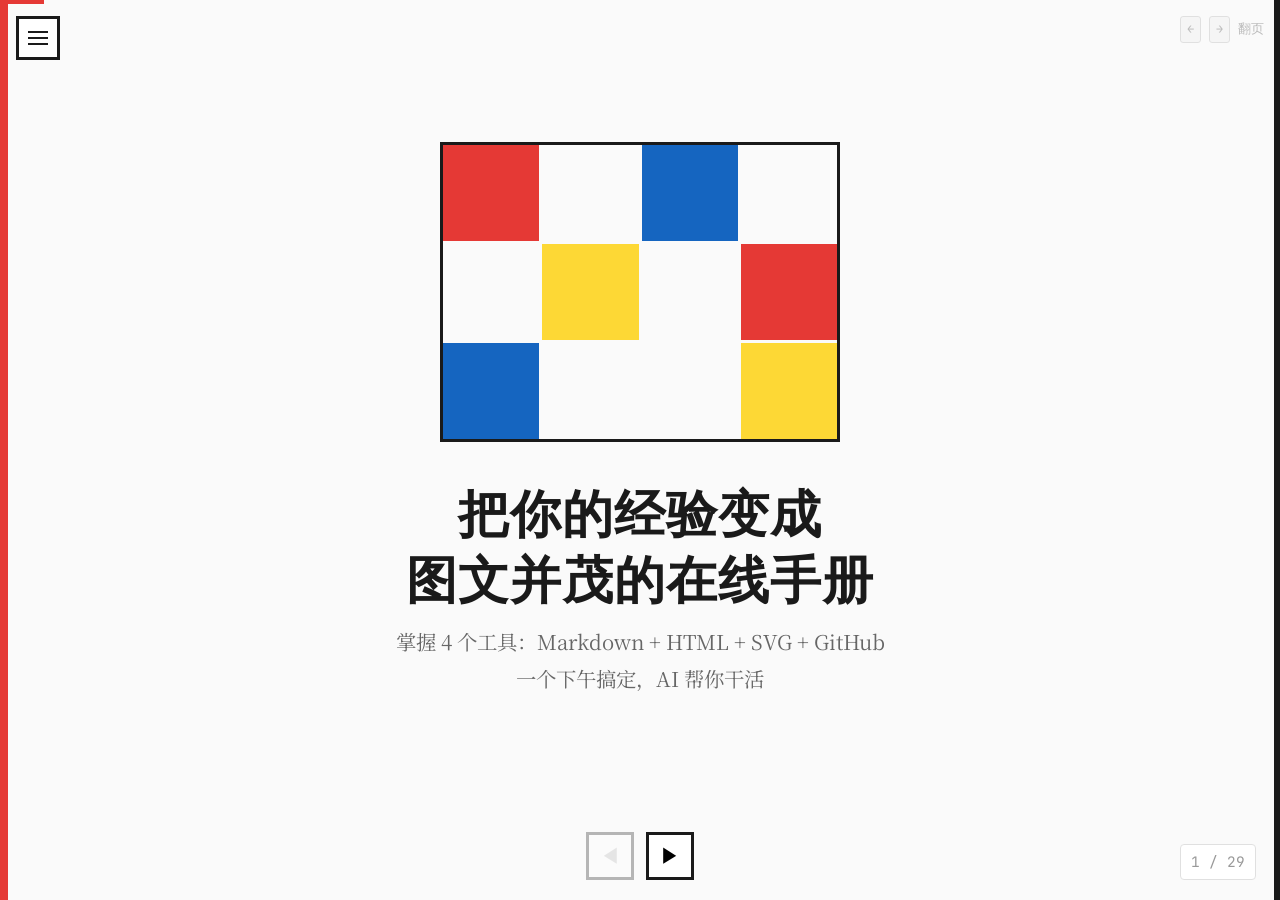
<file: index.html>
<!DOCTYPE html>
<html lang="zh-CN">
<head>
  <meta charset="UTF-8">
  <meta name="viewport" content="width=device-width, initial-scale=1.0">
  <title>把你的经验变成图文并茂的在线手册</title>
  <link rel="preconnect" href="https://fonts.googleapis.com">
  <link rel="preconnect" href="https://fonts.gstatic.com" crossorigin>
  <link href="https://fonts.googleapis.com/css2?family=JetBrains+Mono:wght@400;600&family=Noto+Serif+SC:wght@400;600;700&family=Oswald:wght@400;600;700&display=swap" rel="stylesheet">
  <link rel="stylesheet" href="css/style.css">
</head>
<body>

<!-- Progress Bar -->
<div class="progress-bar" style="width: 0%"></div>

<!-- Page Counter -->
<div class="page-counter">1 / 29</div>

<!-- Keyboard Hint -->
<div class="keyboard-hint"><kbd>←</kbd> <kbd>→</kbd> 翻页</div>

<!-- Touch Hint -->


<!-- TOC Toggle -->
<button class="toc-toggle" aria-label="目录">
  <span></span><span></span><span></span>
</button>

<!-- TOC Overlay -->
<div class="toc-overlay"></div>

<!-- TOC Panel -->
<nav class="toc-panel">
  <h3>目录导航</h3>
  <ul class="toc-list">
    <li><a href="#" data-page="0">封面</a></li>
    <li><a href="#" data-page="1">这本教程在做什么 <span class="toc-tag cognitive">认知</span></a></li>
    <li><a href="#" data-page="2">厨子的菜谱 <span class="toc-tag cognitive">认知</span></a></li>
    <li><a href="#" data-page="3">四把钥匙 <span class="toc-tag cognitive">认知</span></a></li>
    <li><a href="#" data-page="4">GitHub 与 Skill <span class="toc-tag cognitive">认知</span></a></li>
    <li><a href="#" data-page="5">为什么是 Markdown <span class="toc-tag cognitive">认知</span></a></li>
    <li><a href="#" data-page="6">Markdown:审视的工具 <span class="toc-tag cognitive">认知</span></a></li>
    <li><a href="#" data-page="7">Markdown 源码 vs 渲染 <span class="toc-tag cognitive">认知</span></a></li>
    <li><a href="#" data-page="8">动手:第一份 Markdown <span class="toc-tag practice">操作</span></a></li>
    <li><a href="#" data-page="9">Markdown 进阶结构 <span class="toc-tag practice">操作</span></a></li>
    <li><a href="#" data-page="10">递进:纯文字不够了 <span class="toc-tag cognitive">认知</span></a></li>
    <li><a href="#" data-page="11">HTML:给内容穿衣服 <span class="toc-tag cognitive">认知</span></a></li>
    <li><a href="#" data-page="12">你不需要学 HTML <span class="toc-tag cognitive">认知</span></a></li>
    <li><a href="#" data-page="13">动手:第一个 HTML 页面 <span class="toc-tag practice">操作</span></a></li>
    <li><a href="#" data-page="14">SVG:你的免费画笔 <span class="toc-tag cognitive">认知</span></a></li>
    <li><a href="#" data-page="15">动手:画一个 SVG 图标 <span class="toc-tag practice">操作</span></a></li>
    <li><a href="#" data-page="16">GitHub:为什么需要它 <span class="toc-tag cognitive">认知</span></a></li>
    <li><a href="#" data-page="17">GitHub:注册与建仓 <span class="toc-tag practice">操作</span></a></li>
    <li><a href="#" data-page="18">GitHub:上传与发布 <span class="toc-tag practice">操作</span></a></li>
    <li><a href="#" data-page="19">GitHub:弹药库 <span class="toc-tag cognitive">认知</span></a></li>
    <li><a href="#" data-page="20">GitHub:版本管理 <span class="toc-tag cognitive">认知</span></a></li>
    <li><a href="#" data-page="21">GitHub:绿点日历 <span class="toc-tag cognitive">认知</span></a></li>
    <li><a href="#" data-page="22">Skill:请专家帮你改稿 <span class="toc-tag cognitive">认知</span></a></li>
    <li><a href="#" data-page="23">动手:安装第一个 Skill <span class="toc-tag practice">操作</span></a></li>
    <li><a href="#" data-page="24">串联:完整工作流 <span class="toc-tag cognitive">认知</span></a></li>
    <li><a href="#" data-page="25">先发布,再迭代 <span class="toc-tag cognitive">认知</span></a></li>
    <li><a href="#" data-page="26">实战:从零到发布 <span class="toc-tag practice">操作</span></a></li>
    <li><a href="#" data-page="27">下一步去哪 <span class="toc-tag cognitive">认知</span></a></li>
    <li><a href="#" data-page="28">尾声:闭环 <span class="toc-tag cognitive">认知</span></a></li>
  </ul>
</nav>

<!-- Navigation Buttons -->
<div class="nav-buttons">
  <button class="nav-btn prev" aria-label="上一页">◀</button>
  <button class="nav-btn next" aria-label="下一页">▶</button>
</div>

<!-- ============================== PAGES ============================== -->
<div class="pages-container">

<!-- ===== PAGE 0: 封面 ===== -->
<section class="page cover-page active" data-page="0">
  <div class="page-inner">
    <div class="cover-grid">
      <div class="red"></div><div></div><div class="blue"></div><div></div>
      <div></div><div class="yellow"></div><div></div><div class="red"></div>
      <div class="blue"></div><div></div><div></div><div class="yellow"></div>
    </div>
    <h1 class="cover-title">把你的经验变成<br>图文并茂的在线手册</h1>
    <p class="cover-subtitle">掌握 4 个工具：Markdown + HTML + SVG + GitHub<br>一个下午搞定，AI 帮你干活</p>

    <div class="swipe-hint-mobile">
      <svg viewBox="0 0 280 120" xmlns="http://www.w3.org/2000/svg" style="width:220px;height:auto;display:block;margin:0 auto 12px;">
        <!-- Hand icon -->
        <g class="swipe-hand">
          <path d="M140,85 C140,85 135,70 135,60 C135,55 138,52 141,52 C144,52 146,54 146,57 L146,45 C146,42 148,39 151,39 C154,39 156,42 156,45 L156,42 C156,39 158,36 161,36 C164,36 166,39 166,42 L166,45 C166,42 168,39 171,39 C174,39 176,42 176,45 L176,70 C176,82 165,92 155,92 L148,92 C140,92 135,88 135,85 Z" fill="#333" opacity="0.8"/>
          <!-- Finger -->
          <rect x="128" y="55" width="12" height="30" rx="6" fill="#333" opacity="0.8"/>
        </g>
        <!-- Arrow left -->
        <path d="M50,65 L75,65" stroke="#999" stroke-width="2" stroke-dasharray="4,3" marker-end="url(#arrowL)"/>
        <text x="50" y="90" font-family="Noto Serif SC" font-size="11" fill="#999" text-anchor="middle">上一页</text>
        <!-- Arrow right -->
        <path d="M205,65 L230,65" stroke="#999" stroke-width="2" stroke-dasharray="4,3" marker-end="url(#arrowR)"/>
        <text x="230" y="90" font-family="Noto Serif SC" font-size="11" fill="#999" text-anchor="end">下一页</text>
        <!-- Arrow markers -->
        <defs>
          <marker id="arrowL" markerWidth="6" markerHeight="6" refX="0" refY="3" orient="auto"><path d="M6,0 L0,3 L6,6" fill="none" stroke="#999" stroke-width="1.5"/></marker>
          <marker id="arrowR" markerWidth="6" markerHeight="6" refX="6" refY="3" orient="auto"><path d="M0,0 L6,3 L0,6" fill="none" stroke="#999" stroke-width="1.5"/></marker>
        </defs>
      </svg>
      <p style="font-size:0.8rem;color:#999;text-align:center;margin:0;">左右滑动翻页</p>
    </div>
  </div>
</section>

<!-- ===== PAGE 1: 这本教程在做什么 (1a) ===== -->
<section class="page" data-page="1">
  <div class="page-inner">
    <div class="section-header">
      <span class="mondrian-accent"></span>
      <h1>这本教程在做什么</h1>
    </div>
    <p>你正在看的这个页面--翻页式、有配图、手机上也能看--就是用这套方法做出来的。</p>
    <p>没有设计师参与,没有手写一行代码,没有花钱买服务器。</p>
    <div class="content-card">
      <p><strong>它本身就是效果证明。</strong></p>
      <p>接下来我要分享的,就是做出它的全套方法。如果你有一些经验想整理成手册、教程、指南--不管是给团队用的SOP还是给客户看的入门说明--这套组合拳可能对你有帮助。</p>
    </div>
  </div>
</section>

<!-- ===== PAGE 2: 厨子的菜谱 (1b) ===== -->
<section class="page" data-page="2">
  <div class="page-inner">
    <div class="section-header">
      <span class="mondrian-accent"></span>
      <h1>厨子的菜谱</h1>
    </div>
    <div class="metaphor-box">
      想象你是个厨子。你做了十年菜,肚子里全是经验。但经验存在脑子里,别人看不到也用不了。这套方法就是教你掌握 4 个基础工具，帮你把"肚子里的菜谱"变成一本图文并茂、人人都能访问的在线手册。
    </div>
    <p class="text-muted">前提:你已经在用某种 AI agent 工具(WorkBuddy、ColaOS、Codex、Trae等皆可),并且网络环境顺畅。</p>
    <div class="diagram-container">
      <svg viewBox="0 0 480 140" xmlns="http://www.w3.org/2000/svg">
        <!-- Box 1: 脑子里的经验 -->
        <rect x="20" y="35" width="120" height="70" fill="#E53935" stroke="#1A1A1A" stroke-width="3"/>
        <text x="80" y="65" text-anchor="middle" font-family="Noto Serif SC" font-size="13" fill="#fff">脑子里的</text>
        <text x="80" y="85" text-anchor="middle" font-family="Noto Serif SC" font-size="13" fill="#fff">经验</text>
        <!-- Arrow 1 -->
        <line x1="140" y1="70" x2="180" y2="70" stroke="#1A1A1A" stroke-width="3" marker-end="url(#arrowM)"/>
        <!-- Box 2: 整理 -->
        <rect x="180" y="35" width="120" height="70" fill="#FDD835" stroke="#1A1A1A" stroke-width="3"/>
        <text x="240" y="65" text-anchor="middle" font-family="Noto Serif SC" font-size="13" fill="#1A1A1A">AI 帮你</text>
        <text x="240" y="85" text-anchor="middle" font-family="Noto Serif SC" font-size="13" fill="#1A1A1A">整理</text>
        <!-- Arrow 2 -->
        <line x1="300" y1="70" x2="340" y2="70" stroke="#1A1A1A" stroke-width="3" marker-end="url(#arrowM)"/>
        <!-- Box 3: 在线手册 -->
        <rect x="340" y="35" width="120" height="70" fill="#1565C0" stroke="#1A1A1A" stroke-width="3"/>
        <text x="400" y="65" text-anchor="middle" font-family="Noto Serif SC" font-size="13" fill="#fff">在线手册</text>
        <text x="400" y="85" text-anchor="middle" font-family="Oswald" font-size="11" fill="#fff">anyone can read</text>
        <!-- Arrow marker -->
        <defs>
          <marker id="arrowM" markerWidth="8" markerHeight="8" refX="7" refY="4" orient="auto">
            <path d="M0,0 L8,4 L0,8 Z" fill="#1A1A1A"/>
          </marker>
        </defs>
      </svg>
    </div>
  </div>
</section>

<!-- ===== PAGE 3: 四把钥匙 (2a) ===== -->
<section class="page" data-page="3">
  <div class="page-inner">
    <div class="section-header blue-accent">
      <span class="mondrian-accent blue"></span>
      <h1>四把钥匙</h1>
    </div>
    <p>整件事情只用四样东西。每一样我都会讲<em>为什么需要它</em>--不只是"怎么用"。</p>
    <div class="content-card">
      <h3 style="color:#E53935;">🔑 Markdown</h3>
      <p>一种极简的文本标记方式。用 # 表示标题、用 - 表示列表。它让你能<strong>审视结构</strong>--不是写内容,而是看骨架。</p>
    </div>
    <div class="content-card blue-corner">
      <h3 style="color:#1565C0;">🔑 HTML + SVG</h3>
      <p>把纯文字变成有排版、有配图的漂亮页面。你不需要写它--AI 帮你写。你负责<strong>验收效果</strong>。</p>
    </div>
    <p>它们是一条自然的递进链--每一环解决前一环留下的问题。</p>
  </div>
</section>

<!-- ===== PAGE 4: 四把钥匙(续) (2b) ===== -->
<section class="page" data-page="4">
  <div class="page-inner">
    <div class="section-header blue-accent">
      <span class="mondrian-accent blue"></span>
      <h1>GitHub 与 Skill</h1>
    </div>
    <div class="content-card">
      <h3 style="color:#FDD835; text-shadow:0 0 1px #333;">🔑 GitHub</h3>
      <p>免费的"文件仓库+展示橱窗"。把你的页面发布成一个真实网址,全球任何人都能访问。还自带版本管理。</p>
    </div>
    <div class="content-card red-corner">
      <h3>🔑 Skill</h3>
      <p>AI 的"专家外挂"。装上之后,AI 就像多了一个专业审稿人帮你把关质量。</p>
    </div>
    <div class="diagram-container">
      <svg viewBox="0 0 480 100" xmlns="http://www.w3.org/2000/svg">
        <rect x="10" y="15" width="100" height="70" fill="#E53935" stroke="#1A1A1A" stroke-width="3"/>
        <text x="60" y="45" text-anchor="middle" font-family="Oswald" font-size="14" fill="#fff">Markdown</text>
        <text x="60" y="65" text-anchor="middle" font-family="Noto Serif SC" font-size="10" fill="#fff">组织内容</text>
        <rect x="130" y="15" width="100" height="70" fill="#1565C0" stroke="#1A1A1A" stroke-width="3"/>
        <text x="180" y="45" text-anchor="middle" font-family="Oswald" font-size="14" fill="#fff">HTML</text>
        <text x="180" y="65" text-anchor="middle" font-family="Noto Serif SC" font-size="10" fill="#fff">呈现内容</text>
        <rect x="250" y="15" width="100" height="70" fill="#FDD835" stroke="#1A1A1A" stroke-width="3"/>
        <text x="300" y="45" text-anchor="middle" font-family="Oswald" font-size="14" fill="#1A1A1A">GitHub</text>
        <text x="300" y="65" text-anchor="middle" font-family="Noto Serif SC" font-size="10" fill="#1A1A1A">发布内容</text>
        <rect x="370" y="15" width="100" height="70" fill="#1A1A1A" stroke="#1A1A1A" stroke-width="3"/>
        <text x="420" y="45" text-anchor="middle" font-family="Oswald" font-size="14" fill="#fff">Skill</text>
        <text x="420" y="65" text-anchor="middle" font-family="Noto Serif SC" font-size="10" fill="#fff">提升质量</text>
        <line x1="110" y1="50" x2="130" y2="50" stroke="#1A1A1A" stroke-width="2" marker-end="url(#arrowM)"/>
        <line x1="230" y1="50" x2="250" y2="50" stroke="#1A1A1A" stroke-width="2" marker-end="url(#arrowM)"/>
        <line x1="350" y1="50" x2="370" y2="50" stroke="#1A1A1A" stroke-width="2" marker-end="url(#arrowM)"/>
      </svg>
    </div>
    <p>别急,我们一个一个来。</p>
  </div>
</section>

<!-- ===== PAGE 5: 为什么是 Markdown ===== -->
<section class="page" data-page="5">
  <div class="page-inner">
    <div class="section-header">
      <span class="mondrian-accent"></span>
      <h1>为什么是 Markdown</h1>
    </div>
    <p>你和 AI 对话的时候,是不是经常这样:</p>
    <div class="quote-block">
      "帮我写一个关于XX的教程,要包含入门、进阶、常见问题......"<br>
      AI 哗啦啦回了2000字。你看了一眼,觉得"挺好的"--但哪里好?结构对不对?漏没漏东西?说不清。
    </div>
    <p>问题出在哪?<strong>纯文字是一坨面糊。</strong>你很难一眼看出它的骨架。</p>
    <div class="metaphor-box">
      Markdown 就像菜单的草稿纸。当你在纸上写"凉菜""热菜""汤品"的时候,你不是在写菜谱--你是在<em>审视结构</em>。三个大类对不对?顺序合不合理?有没有漏掉甜品?
    </div>
    <p>所以 Markdown 的核心价值不只是"给 AI 看的输入格式",更是<strong>你审视 AI 输出的工具</strong>。</p>
    <p>当 AI 回复你的时候,如果它用 Markdown 格式--有 # 标题、有 - 列表、有层级--你一扫就知道:结构对不对、深度够不够、有没有跑题。</p>
  </div>
</section>

<!-- ===== PAGE 6: Markdown 审视的工具 (4a) ===== -->
<section class="page" data-page="6">
  <div class="page-inner">
    <div class="section-header">
      <span class="mondrian-accent"></span>
      <h1>Markdown:审视的工具</h1>
    </div>
    <p>来看一个对比。同样一段内容,两种写法:</p>
    <div class="content-card no-corner">
      <h3>❌ 纯文字版</h3>
      <p class="text-small">客户入职流程分为三个阶段,首先需要签订合同,签完后进入账号创建阶段,我们会在一个工作日内完成,然后进入培训阶段,通常安排在第一周内,培训内容包括系统操作和常见问题处理......</p>
    </div>
    <div class="content-card blue-corner">
      <h3>✓ Markdown 源码</h3>
      <p class="text-small" style="font-family: var(--font-mono); white-space: pre-line"># 客户入职流程

## 1. 签约阶段
- 签订合同
- 确认付款

## 2. 账号创建(1个工作日)
- 创建系统账号
- 发送欢迎邮件

## 3. 培训(第一周内)
- 系统操作培训
- 常见问题处理</p>
    </div>
    <p>同样的信息,源码让你<em>一眼审视结构</em>。这就是"审视"--<strong>Markdown 让结构显性化。</strong></p>
  </div>
</section>

<!-- ===== PAGE 7: Markdown 源码 vs 渲染效果 (4b) ===== -->
<section class="page" data-page="7">
  <div class="page-inner">
    <div class="section-header">
      <span class="mondrian-accent"></span>
      <h1>Markdown 源码 vs 渲染效果</h1>
    </div>
    <p>上一页是源码视角,现在看渲染后的样子:</p>
    <div class="content-card" style="background:#f8f9fa;border-left:4px solid #4CAF50;">
      <h3>✓ 渲染后的效果</h3>
      <h2 style="font-family:var(--font-heading);font-size:1.2rem;margin:0.3rem 0;">客户入职流程</h2>
      <h3 style="font-size:0.95rem;margin:0.5rem 0 0.2rem;color:#1565C0;">1. 签约阶段</h3>
      <ul style="margin:0 0 0.5rem 1.2rem;font-size:0.85rem;"><li>签订合同</li><li>确认付款</li></ul>
      <h3 style="font-size:0.95rem;margin:0.5rem 0 0.2rem;color:#1565C0;">2. 账号创建(1个工作日)</h3>
      <ul style="margin:0 0 0.5rem 1.2rem;font-size:0.85rem;"><li>创建系统账号</li><li>发送欢迎邮件</li></ul>
      <h3 style="font-size:0.95rem;margin:0.5rem 0 0.2rem;color:#1565C0;">3. 培训(第一周内)</h3>
      <ul style="margin:0 0 0 1.2rem;font-size:0.85rem;"><li>系统操作培训</li><li>常见问题处理</li></ul>
    </div>
    <p>源码让你<em>审视结构</em>,渲染后让<em>读者舒服阅读</em>。两种视角,两种价值。</p>
    <p>接下来动手试试——让 AI 帮你产出 Markdown,你来审视它。</p>
  </div>
</section>

<!-- ===== PAGE 8: 动手 第一份 Markdown ===== -->
<section class="page" data-page="8">
  <div class="page-inner">
    <div class="section-header green-accent">
      <span class="mondrian-accent blue"></span>
      <h1>动手:第一份 Markdown</h1>
    </div>
    <p>打开你的 AI agent,把下面的提示词复制给它:</p>
    <div class="prompt-card">
      <span class="prompt-label">PROMPT</span>
      <button class="copy-btn">复制</button>
      <code>请帮我用 Markdown 格式,列出"[你的主题]"的基本框架。
要求:
- 用 # 和 ## 表示层级
- 每个章节下用 - 列出3-5个要点
- 不需要写具体内容,只要框架

先输出框架让我确认结构,确认后再展开写。</code>
    </div>
    <p>把 <code>[你的主题]</code> 换成你自己的内容。比如"新人入职指南""客户常见问题""我的摄影后期流程"--任何你想整理的东西。</p>
    <div class="result-hint">
      AI 会回复一个带有 # 标题和 - 列表的框架。你应该能一眼看出整体结构--哪里多了、哪里少了。如果结构不对,直接说"把第三部分拆成两个""加一个FAQ章节"。
    </div>
    <p class="text-muted">关键心法:<strong>先审结构,再填内容。</strong>不要让AI一次性全写完--你会丧失审视的主动权。</p>
  </div>
</section>

<!-- ===== PAGE 9: Markdown 进阶结构 ===== -->
<section class="page" data-page="9">
  <div class="page-inner">
    <div class="section-header green-accent">
      <span class="mondrian-accent blue"></span>
      <h1>Markdown 进阶结构</h1>
    </div>
    <p>当框架确认后,让 AI 逐章展开。每章可以用这些 Markdown 元素:</p>
    <div class="content-card no-corner">
      <ul class="styled-list">
        <li><code>## 标题</code> - 章节名</li>
        <li><code>### 小标题</code> - 子章节</li>
        <li><code>- 列表项</code> - 要点罗列</li>
        <li><code>**粗体**</code> - 强调关键词</li>
        <li><code>> 引用</code> - 补充说明或注意事项</li>
      </ul>
    </div>
    <div class="prompt-card">
      <span class="prompt-label">PROMPT</span>
      <button class="copy-btn">复制</button>
      <code>现在请展开第一章的内容。要求:
- 保持 Markdown 格式
- 每个要点用1-2句话解释
- 如果有操作步骤,用有序列表(1. 2. 3.)
- 有专业术语的地方加一句通俗解释</code>
    </div>
    <div class="result-hint">
      AI 回复会保持层级结构。你可以逐章审视--每次只确认一章,确认完再让它写下一章。这样你始终掌控全局。
    </div>
    <p>三章写完,你大概率会有一个感受--翻下一页我来说。</p>
  </div>
</section>

<!-- ===== PAGE 10: 递进--纯文字不够了 ===== -->
<section class="page" data-page="10">
  <div class="page-inner">
    <div class="section-header blue-accent">
      <span class="mondrian-accent blue"></span>
      <h1>递进:纯文字不够了</h1>
    </div>
    <p>三章 Markdown 写完,你把它读一遍。然后你会发现--</p>
    <div class="content-card red-corner">
      <p style="font-size: 1.15rem; text-align: center;"><strong>纯文字读起来累。</strong></p>
      <p>内容没问题。结构也对。但满屏都是字,你自己都不想看第二遍。如果你都不想看,凭什么期待别人看?</p>
    </div>
    <p>内容一样,<em>呈现方式决定了别人愿不愿意接收</em>。想想你平时看的公众号文章--同样的内容,有配图、有缩进、有高亮的那篇,你是不是更愿意读下去?</p>
    <div class="metaphor-box">
      就像做菜--食材一样,但一份装在保温饭盒里,一份摆了盘还撒了芝麻。味道一样,但后者让人"愿意动筷"。HTML 和 SVG 干的就是这个事:不改内容,改"摆盘"。
    </div>
    <p>接下来两层:</p>
    <ul class="styled-list">
      <li><strong>HTML</strong> - 让内容有排版、有样式、有颜色,从"笔记"变成"页面"</li>
      <li><strong>SVG</strong> - 让你拥有定制图形,不用找素材、不担心版权、放大不糊</li>
    </ul>
    <p>你不需要学会它们--你只需要知道它们干什么,然后让 AI 帮你写。</p>
  </div>
</section>

<!-- ===== PAGE 11: HTML 给内容穿衣服 (8a) ===== -->
<section class="page" data-page="11">
  <div class="page-inner">
    <div class="section-header blue-accent">
      <span class="mondrian-accent blue"></span>
      <h1>HTML:给内容穿衣服</h1>
    </div>
    <p>HTML 不是编程语言--它是"标记语言"。什么意思?就是你在内容旁边做标记:这里是标题、那里是段落、这块要加粗。</p>
    <div class="diagram-container">
      <svg viewBox="0 0 500 180" xmlns="http://www.w3.org/2000/svg">
        <rect x="20" y="20" width="200" height="140" fill="#F5F5F5" stroke="#1A1A1A" stroke-width="2"/>
        <text x="120" y="50" text-anchor="middle" font-family="JetBrains Mono" font-size="11" fill="#666"># 我的标题</text>
        <text x="120" y="75" text-anchor="middle" font-family="JetBrains Mono" font-size="11" fill="#666">一段内容...</text>
        <text x="120" y="100" text-anchor="middle" font-family="JetBrains Mono" font-size="11" fill="#666">- 列表项</text>
        <text x="120" y="130" text-anchor="middle" font-family="Oswald" font-size="12" fill="#999">Markdown</text>
        <path d="M230,90 L270,90" stroke="#1A1A1A" stroke-width="2" marker-end="url(#arrowM)"/>
        <text x="250" y="80" text-anchor="middle" font-family="Noto Serif SC" font-size="10" fill="#E53935">AI 转换</text>
        <rect x="280" y="20" width="200" height="140" fill="#E3F2FD" stroke="#1565C0" stroke-width="2"/>
        <text x="380" y="50" text-anchor="middle" font-family="Oswald" font-size="16" fill="#1A1A1A">我的标题</text>
        <text x="380" y="78" text-anchor="middle" font-family="Noto Serif SC" font-size="12" fill="#333">一段漂亮的内容</text>
        <rect x="320" y="95" width="120" height="20" rx="3" fill="#1565C0"/>
        <text x="380" y="109" text-anchor="middle" font-family="Noto Serif SC" font-size="10" fill="#fff">• 精美列表项</text>
        <text x="380" y="145" text-anchor="middle" font-family="Oswald" font-size="12" fill="#1565C0">HTML 页面</text>
      </svg>
    </div>
    <p>Markdown 是骨架,HTML 是穿上衣服后的样子。AI 负责"裁缝"工作。</p>
  </div>
</section>

<!-- ===== PAGE 12: 你不需要学 HTML (8b) ===== -->
<section class="page" data-page="12">
  <div class="page-inner">
    <div class="section-header blue-accent">
      <span class="mondrian-accent blue"></span>
      <h1>你不需要学 HTML</h1>
    </div>
    <p>好消息是:<strong>你不需要学 HTML</strong>。AI 会帮你写。你只需要:</p>
    <ul class="styled-list">
      <li>把你的 Markdown 内容给 AI</li>
      <li>告诉它你想要什么风格("简洁的""科技感的""温暖的")</li>
      <li>它就给你一个完整的 HTML 文件</li>
    </ul>
    <p>你做的是"选菜"和"验收",AI 是"厨师"。</p>
    <div class="diagram-container">
      <svg viewBox="0 0 400 160" xmlns="http://www.w3.org/2000/svg">
        <!-- Stick figure -->
        <circle cx="80" cy="35" r="18" fill="none" stroke="#1A1A1A" stroke-width="3"/>
        <line x1="80" y1="53" x2="80" y2="100" stroke="#1A1A1A" stroke-width="3"/>
        <line x1="80" y1="70" x2="55" y2="85" stroke="#1A1A1A" stroke-width="3"/>
        <line x1="80" y1="70" x2="115" y2="60" stroke="#1A1A1A" stroke-width="3"/>
        <line x1="80" y1="100" x2="60" y2="130" stroke="#1A1A1A" stroke-width="3"/>
        <line x1="80" y1="100" x2="100" y2="130" stroke="#1A1A1A" stroke-width="3"/>
        <!-- Pointing arm to screen -->
        <!-- Screen -->
        <rect x="180" y="20" width="180" height="110" rx="5" fill="#F5F5F5" stroke="#1A1A1A" stroke-width="3"/>
        <rect x="195" y="35" width="150" height="80" fill="#E3F2FD"/>
        <text x="270" y="65" text-anchor="middle" font-family="Noto Serif SC" font-size="11" fill="#333">你的页面</text>
        <!-- Checkmark -->
        <circle cx="270" cy="90" r="16" fill="#4CAF50" stroke="#1A1A1A" stroke-width="2"/>
        <path d="M260,90 L267,97 L282,82" fill="none" stroke="#fff" stroke-width="3" stroke-linecap="round" stroke-linejoin="round"/>
        <!-- Label -->
        <text x="270" y="150" text-anchor="middle" font-family="Noto Serif SC" font-size="11" fill="#666">验收通过 ✓</text>
        <text x="80" y="148" text-anchor="middle" font-family="Noto Serif SC" font-size="11" fill="#666">你(决策者)</text>
      </svg>
    </div>
  </div>
</section>

<!-- ===== PAGE 13: 动手:第一个 HTML 页面 ===== -->
<section class="page" data-page="13">
  <div class="page-inner">
    <div class="section-header green-accent">
      <span class="mondrian-accent blue"></span>
      <h1>动手:第一个 HTML 页面</h1>
    </div>
    <p>把你之前写好的 Markdown 内容(哪怕只是第一章)交给 AI:</p>
    <div class="prompt-card">
      <span class="prompt-label">PROMPT</span>
      <button class="copy-btn">复制</button>
      <code>请把下面的 Markdown 内容转成一个漂亮的 HTML 页面。

要求:
- 单文件,所有样式内嵌
- 风格简洁现代,适合手机阅读
- 用好看的字体和间距
- 加适当的颜色(不要太花哨)

内容如下:
[粘贴你的 Markdown 内容]</code>
    </div>
    <div class="result-hint">
      AI 会输出一个 .html 文件。用浏览器直接打开它--你会看到一个有样式的页面。跟刚才的纯文字 Markdown 对比一下视觉差异。
    </div>
    <p>看到效果了?<strong>内容没变一个字,但观感完全不同。</strong>这就是"摆盘"的力量。</p>
    <p class="text-muted">如果觉得字体不对、颜色不喜欢--直接告诉 AI "标题换成红色""段落间距再大一点"。它会帮你改。</p>
  </div>
</section>

<!-- ===== PAGE 14: SVG 你的免费画笔 ===== -->
<section class="page" data-page="14">
  <div class="page-inner">
    <div class="section-header blue-accent">
      <span class="mondrian-accent yellow"></span>
      <h1>SVG:你的免费画笔</h1>
    </div>
    <p>页面有了,但全是文字的页面还是单调。你需要图。</p>
    <p>传统做法:去图片网站找素材→担心版权→下载→调整大小→放进去。麻烦。</p>
    <p><strong>SVG 的做法:让 AI 画。</strong></p>
    <div class="content-card">
      <p>SVG 是"用代码描述的图形"。意思是--你告诉 AI "画一个表示流程的示意图",它直接写出来,不需要 Photoshop,不存在版权问题,而且放大缩小都不模糊。</p>
    </div>
    <div class="diagram-container">
      <svg viewBox="0 0 400 120" xmlns="http://www.w3.org/2000/svg">
        <circle cx="60" cy="60" r="35" fill="#E53935" stroke="#1A1A1A" stroke-width="2"/>
        <text x="60" y="65" text-anchor="middle" font-family="Oswald" font-size="12" fill="#fff">想法</text>
        <circle cx="200" cy="60" r="35" fill="#FDD835" stroke="#1A1A1A" stroke-width="2"/>
        <text x="200" y="65" text-anchor="middle" font-family="Oswald" font-size="12" fill="#1A1A1A">AI 画</text>
        <circle cx="340" cy="60" r="35" fill="#1565C0" stroke="#1A1A1A" stroke-width="2"/>
        <text x="340" y="65" text-anchor="middle" font-family="Oswald" font-size="12" fill="#fff">成品</text>
        <line x1="95" y1="60" x2="165" y2="60" stroke="#1A1A1A" stroke-width="2" marker-end="url(#arrowM)"/>
        <line x1="235" y1="60" x2="305" y2="60" stroke="#1A1A1A" stroke-width="2" marker-end="url(#arrowM)"/>
      </svg>
    </div>
    <p>你不需要会画画,也不需要学 SVG 语法。你只需要<em>描述你想要什么图</em>,AI 来实现。</p>
  </div>
</section>

<!-- ===== PAGE 15: 动手 画一个 SVG 图标 ===== -->
<section class="page" data-page="15">
  <div class="page-inner">
    <div class="section-header green-accent">
      <span class="mondrian-accent yellow"></span>
      <h1>动手:画一个 SVG 图标</h1>
    </div>
    <div class="prompt-card">
      <span class="prompt-label">PROMPT</span>
      <button class="copy-btn">复制</button>
      <code>请用 SVG 画一个简单的流程图,展示以下步骤:
1. 写内容(红色方块)
2. 做页面(蓝色方块)
3. 发布上线(黄色方块)

要求:
- 三个方块横排,中间用箭头连接
- 方块下面写步骤名称
- 风格简洁,蒙德里安风
- 输出纯 SVG 代码</code>
    </div>
    <div class="result-hint">
      AI 回复一段 SVG 代码。你可以把它直接贴到 HTML 文件里(放在你想要图片出现的位置),浏览器刷新就能看到图形。
    </div>
    <p>试试改描述——"把三个方块改成圆形""加一个第四步"——AI 会即时修改。你会发现：调整一张图比写一段话还快。</p>
    <div class="content-card">
      <h3>SVG 的常见用途</h3>
      <ul class="styled-list">
        <li>流程图——展示步骤顺序</li>
        <li>对比图——前后差异、方案对比</li>
        <li>图标——为你的页面加视觉符号</li>
        <li>数据可视化——简单的图表、比例图</li>
      </ul>
    </div>
    <p><strong>没有素材可找？让 AI 画。没有版权能用？让 AI 画。</strong>这就是 SVG 的自由。且它永远不会糊——放大多少倍都清晰。</p>
  </div>
</section>

<!-- ===== PAGE 16: GitHub 三个动机 ===== -->
<section class="page" data-page="16">
  <div class="page-inner">
    <div class="section-header yellow-accent">
      <span class="mondrian-accent yellow"></span>
      <h1>GitHub:为什么需要它</h1>
    </div>
    <p>现在你有了 HTML 文件,在自己电脑上打开没问题。但它只存在于你的硬盘里--别人看不到,而且万一文件丢了就没了。</p>
    <p>GitHub 是什么?简单说:<strong>一个免费的「文件存放+展示」平台</strong>。全球最大的开源社区,所有人都把自己的作品放在这里。</p>
    <p>它对你有三个实际用处:</p>
    <div class="content-card">
      <h3>1 发布:让别人看到</h3>
      <p>GitHub 免费把你的 HTML 变成一个真实网址。发链接给任何人就能看。不用买服务器,不用懂运维。</p>
    </div>
    <div class="content-card blue-corner">
      <h3>2 参考:公共弹药库</h3>
      <p>GitHub 上有无数人做好的模板、组件、工具。看到喜欢的页面?复制链接给 AI 说"照这个风格来"--不用重复造轮子。</p>
    </div>
    <div class="content-card red-corner">
      <h3>3 记录:版本管理 + 作品日历</h3>
      <p>每次修改都被记录。想回到上一版?随时可以。而且还有一个"绿点日历"让你看到自己的产出轨迹。</p>
    </div>
    <div class="metaphor-box">
      类比:你的 HTML 是一家店的装修,GitHub 提供了三样东西--一个店铺地址(别人能来)、一个建材市场(你能拿别人的材料)、一本自动记录的装修日志(每次改动都有据可查)。
    </div>
  </div>
</section>

<!-- ===== PAGE 17: GitHub 注册与建仓 ===== -->
<section class="page" data-page="17">
  <div class="page-inner">
    <div class="section-header green-accent">
      <span class="mondrian-accent yellow"></span>
      <h1>GitHub:注册与建仓</h1>
    </div>
    <p>去 <code>github.com</code> 注册一个账号。邮箱验证完就行,免费的。</p>
    <p class="text-muted">确保网络环境顺畅。</p>
    <p>注册好之后,让 AI 帮你建第一个"仓库"(Repository):</p>
    <div class="prompt-card">
      <span class="prompt-label">PROMPT</span>
      <button class="copy-btn">复制</button>
      <code>我已经注册好了 GitHub 账号,用户名是 [你的用户名]。
请一步步指导我创建第一个仓库(Repository),要求:
- 仓库名叫 my-manual(或你喜欢的名字)
- 设为 Public(公开)
- 勾选 "Add a README file"
请告诉我在哪里点、点什么,每一步都配截图描述。</code>
    </div>
    <div class="result-hint">
      你应该看到一个新建的仓库页面,里面有一个 README.md 文件。仓库地址类似:github.com/你的用户名/my-manual
    </div>
    <div class="metaphor-box">
      "仓库"这个词听着技术,其实就是一个"文件夹"--一个在网上的文件夹。你的手册的所有文件都放这里。
    </div>
  </div>
</section>

<!-- ===== PAGE 18: GitHub 上传与发布 ===== -->
<section class="page" data-page="18">
  <div class="page-inner">
    <div class="section-header green-accent">
      <span class="mondrian-accent yellow"></span>
      <h1>GitHub:上传与发布</h1>
    </div>
    <p>仓库建好了,现在把你的 HTML 文件放进去,然后开启"展示橱窗"。</p>
    <div class="prompt-card">
      <span class="prompt-label">PROMPT</span>
      <button class="copy-btn">复制</button>
      <code>我已经创建了仓库 my-manual。现在请指导我:
1. 把我的 index.html 文件上传到这个仓库
2. 开启 GitHub Pages,让别人通过网址能访问到我的页面

请一步步说明操作路径(在哪里点击什么按钮)。</code>
    </div>
    <ol class="step-list">
      <li>在仓库页面点 "Add file" → "Upload files"</li>
      <li>拖入你的 HTML 文件(和 CSS/JS 如果有的话)</li>
      <li>点 "Commit changes"</li>
      <li>进入 Settings → Pages → Source 选 "main" 分支 → Save</li>
      <li>等待1-2分钟,你会获得一个类似 <code>https://你的用户名.github.io/my-manual/</code> 的网址</li>
    </ol>
    <div class="result-hint">
      打开那个网址,你的手册已经在线了。发给任何人都能看。手机也能看。全球都能访问。免费的。
    </div>
  </div>
</section>

<!-- ===== PAGE 19: GitHub 弹药库 ===== -->
<section class="page" data-page="19">
  <div class="page-inner">
    <div class="section-header yellow-accent">
      <span class="mondrian-accent yellow"></span>
      <h1>GitHub:弹药库</h1>
    </div>
    <p>这是 GitHub 最被低估的用法--不只是放自己的东西,更是<em>拿别人做好的东西</em>。</p>
    <div class="content-card">
      <h3>场景1:你想做一个翻页式教程</h3>
      <p>搜 GitHub,找到一个你喜欢的模板。把链接给 AI:"照这个风格帮我改成我的内容。"</p>
      <h3 class="mt-2">场景2:你需要一个好看的代码高亮样式</h3>
      <p>搜 GitHub,找到别人调好的配色方案。直接拿来用。</p>
      <h3 class="mt-2">场景3:你想加个目录导航</h3>
      <p>找到别人做好的导航组件,复制代码给 AI 说"把这个加到我的页面里"。</p>
    </div>
    <div class="metaphor-box">
      GitHub 就像一个巨大的免费建材市场。别人已经把砖切好了、瓷砖贴好了。你不用从零烧砖--拿来拼就行。而你让 AI 去"逛市场"和"搬砖回来砌好"。
    </div>
    <p><strong>关键操作</strong>:当你看到喜欢的东西,把它的 GitHub 网址复制给 AI,说"参考这个来做"。AI 会去看那个仓库的代码,然后帮你实现类似的效果。</p>
  </div>
</section>

<!-- ===== PAGE 20: GitHub 版本管理 (16a) ===== -->
<section class="page" data-page="20">
  <div class="page-inner">
    <div class="section-header yellow-accent">
      <span class="mondrian-accent yellow"></span>
      <h1>GitHub:版本管理</h1>
    </div>
    <div class="content-card">
      <h3>版本管理:后悔药</h3>
      <p>GitHub 的核心能力之一是<strong>版本管理</strong>--每次你推送更新,它都会保存一个"快照"。这意味着:</p>
      <ul class="styled-list">
        <li>今天改坏了?随时回滚到昨天的版本</li>
        <li>想看上周改了什么?版本对比一目了然</li>
        <li>不确定新改动好不好?可以随时切换新旧版本对比</li>
      </ul>
      <p class="text-muted">就像写文档时的"撤销"功能,只不过它能撤销到任何时间点。</p>
    </div>
    <p>对一般用户来说,这是最大的安全感来源--<strong>永远不怕改坏</strong>,因为随时可以回去。</p>
  </div>
</section>

<!-- ===== PAGE 21: GitHub 绿点日历 (16b) ===== -->
<section class="page" data-page="21">
  <div class="page-inner">
    <div class="section-header yellow-accent">
      <span class="mondrian-accent yellow"></span>
      <h1>GitHub:绿点日历</h1>
    </div>
    <div class="content-card blue-corner">
      <h3>绿点日历:你的作品时间线</h3>
      <p>每次推送更新(哪怕改了一个错别字),那天就会亮一个绿点。三个月后回头看,你能清楚地看到:什么时候开始的?中间在做什么?进度如何?</p>
    </div>
    <div class="diagram-container">
      <svg viewBox="0 0 320 70" xmlns="http://www.w3.org/2000/svg">
        <g transform="translate(10, 10)">
          <rect x="0" y="0" width="10" height="10" rx="2" fill="#ebedf0"/><rect x="13" y="0" width="10" height="10" rx="2" fill="#9be9a8"/><rect x="26" y="0" width="10" height="10" rx="2" fill="#ebedf0"/><rect x="39" y="0" width="10" height="10" rx="2" fill="#40c463"/><rect x="52" y="0" width="10" height="10" rx="2" fill="#ebedf0"/><rect x="65" y="0" width="10" height="10" rx="2" fill="#ebedf0"/><rect x="78" y="0" width="10" height="10" rx="2" fill="#9be9a8"/><rect x="91" y="0" width="10" height="10" rx="2" fill="#40c463"/><rect x="104" y="0" width="10" height="10" rx="2" fill="#30a14e"/><rect x="117" y="0" width="10" height="10" rx="2" fill="#ebedf0"/><rect x="130" y="0" width="10" height="10" rx="2" fill="#40c463"/><rect x="143" y="0" width="10" height="10" rx="2" fill="#40c463"/><rect x="156" y="0" width="10" height="10" rx="2" fill="#30a14e"/><rect x="169" y="0" width="10" height="10" rx="2" fill="#216e39"/><rect x="182" y="0" width="10" height="10" rx="2" fill="#40c463"/><rect x="195" y="0" width="10" height="10" rx="2" fill="#9be9a8"/><rect x="208" y="0" width="10" height="10" rx="2" fill="#40c463"/><rect x="221" y="0" width="10" height="10" rx="2" fill="#30a14e"/><rect x="234" y="0" width="10" height="10" rx="2" fill="#ebedf0"/><rect x="247" y="0" width="10" height="10" rx="2" fill="#9be9a8"/><rect x="260" y="0" width="10" height="10" rx="2" fill="#40c463"/><rect x="273" y="0" width="10" height="10" rx="2" fill="#30a14e"/><rect x="286" y="0" width="10" height="10" rx="2" fill="#216e39"/>
          <rect x="0" y="13" width="10" height="10" rx="2" fill="#9be9a8"/><rect x="13" y="13" width="10" height="10" rx="2" fill="#ebedf0"/><rect x="26" y="13" width="10" height="10" rx="2" fill="#40c463"/><rect x="39" y="13" width="10" height="10" rx="2" fill="#9be9a8"/><rect x="52" y="13" width="10" height="10" rx="2" fill="#30a14e"/><rect x="65" y="13" width="10" height="10" rx="2" fill="#40c463"/><rect x="78" y="13" width="10" height="10" rx="2" fill="#ebedf0"/><rect x="91" y="13" width="10" height="10" rx="2" fill="#40c463"/><rect x="104" y="13" width="10" height="10" rx="2" fill="#ebedf0"/><rect x="117" y="13" width="10" height="10" rx="2" fill="#9be9a8"/><rect x="130" y="13" width="10" height="10" rx="2" fill="#30a14e"/><rect x="143" y="13" width="10" height="10" rx="2" fill="#ebedf0"/><rect x="156" y="13" width="10" height="10" rx="2" fill="#40c463"/><rect x="169" y="13" width="10" height="10" rx="2" fill="#9be9a8"/><rect x="182" y="13" width="10" height="10" rx="2" fill="#ebedf0"/><rect x="195" y="13" width="10" height="10" rx="2" fill="#40c463"/><rect x="208" y="13" width="10" height="10" rx="2" fill="#30a14e"/><rect x="221" y="13" width="10" height="10" rx="2" fill="#9be9a8"/><rect x="234" y="13" width="10" height="10" rx="2" fill="#40c463"/><rect x="247" y="13" width="10" height="10" rx="2" fill="#30a14e"/><rect x="260" y="13" width="10" height="10" rx="2" fill="#216e39"/><rect x="273" y="13" width="10" height="10" rx="2" fill="#40c463"/><rect x="286" y="13" width="10" height="10" rx="2" fill="#9be9a8"/>
        </g>
        <text x="10" y="55" font-family="Noto Serif SC" font-size="9" fill="#666">越绿 = 那天更新越多。每个方块 = 一次版本快照。</text>
      </svg>
    </div>
    <p>对非技术人士来说,这可能是第一次有一个「可视化的产出记录」--而且别人也能看到。未来有人想了解你在做什么,这就是最好的名片。</p>
  </div>
</section>

<!-- ===== PAGE 22: Skill 请专家帮你改稿 ===== -->
<section class="page" data-page="22">
  <div class="page-inner">
    <div class="section-header">
      <span class="mondrian-accent"></span>
      <h1>Skill:请专家帮你改稿</h1>
    </div>
    <p>你的手册已经在线了。内容有了,排版有了,还能访问了。但--质量能不能再上一个台阶?</p>
    <div class="content-card">
      <p>想象一下这个场景:你写了一份产品说明,然后分别找了--</p>
      <ul class="styled-list">
        <li>一个专业编辑帮你改措辞</li>
        <li>一个设计师帮你审排版</li>
        <li>一个SEO专家帮你优化搜索</li>
      </ul>
      <p class="mt-2">现实里这要花多少钱、找多少人?</p>
    </div>
    <p><strong>Skill 就是"AI 的专家外挂"。</strong></p>
    <p>有人把自己最擅长的事情--写作、排版、检查语法、优化结构--打磨成了一个"技能包",然后说:<em>"来,免费拿去用。"</em></p>
    <p>这是开源世界最动人的事情之一。你不需要认识那个人,不需要付费,你的 AI 装上这个 Skill 之后,就像多了一个帮手的专业视角。</p>
    <div class="metaphor-box">
      如果 AI 是一个多面手助理,Skill 就是"请三个专家帮你改稿"。多面手初稿,专家润色。
    </div>
  </div>
</section>

<!-- ===== PAGE 23: 动手 安装第一个 Skill ===== -->
<section class="page" data-page="23">
  <div class="page-inner">
    <div class="section-header green-accent">
      <span class="mondrian-accent"></span>
      <h1>动手:安装第一个 Skill</h1>
    </div>
    <p>不同的 AI agent 工具安装 Skill 的方式略有不同,但核心逻辑一样:找到→安装→使用。</p>
    <div class="prompt-card">
      <span class="prompt-label">PROMPT</span>
      <button class="copy-btn">复制</button>
      <code>我想给你安装一个 Skill 来提升写作质量。
请帮我找一个适合"检查文档结构和措辞"的 Skill,
并告诉我怎么安装和使用它。</code>
    </div>
    <p>或者,如果你已经知道想要什么:</p>
    <div class="prompt-card">
      <span class="prompt-label">PROMPT</span>
      <button class="copy-btn">复制</button>
      <code>请帮我搜索并安装一个前端设计相关的 Skill。
安装后,用它来审视我当前的 HTML 页面,给出改进建议。</code>
    </div>
    <div class="result-hint">
      AI 会搜索可用的 Skill 列表,找到合适的,安装后告诉你"已安装"。之后它在帮你做相关任务时,会自动调用这个 Skill 的能力。
    </div>
    <p class="text-muted">Skill 是累积的--装得越多,你的 AI 助手越"全面"。就像一个团队在不断扩招专家。</p>
  </div>
</section>

<!-- ===== PAGE 24: 串联 完整工作流 (19a) ===== -->
<section class="page" data-page="24">
  <div class="page-inner">
    <div class="section-header blue-accent">
      <span class="mondrian-accent blue"></span>
      <h1>串联:完整工作流</h1>
    </div>
    <p>现在让我们把四把钥匙串在一起,看完整的从想法到上线的路径:</p>
    <div class="diagram-container">
      <svg viewBox="0 0 560 280" xmlns="http://www.w3.org/2000/svg">
        <!-- Step 1 -->
        <rect x="20" y="20" width="240" height="50" rx="0" fill="#E53935" stroke="#1A1A1A" stroke-width="2"/>
        <text x="140" y="50" text-anchor="middle" font-family="Oswald" font-size="14" fill="#fff">1. Markdown 列框架 → 审视结构</text>
        <!-- Arrow -->
        <path d="M140,70 L140,90" stroke="#1A1A1A" stroke-width="2" marker-end="url(#arrowM)"/>
        <!-- Step 2 -->
        <rect x="20" y="95" width="240" height="50" rx="0" fill="#E53935" stroke="#1A1A1A" stroke-width="2"/>
        <text x="140" y="125" text-anchor="middle" font-family="Oswald" font-size="14" fill="#fff">2. 逐章填充内容 → 确认完整性</text>
        <!-- Arrow -->
        <path d="M140,145 L140,165" stroke="#1A1A1A" stroke-width="2" marker-end="url(#arrowM)"/>
        <!-- Step 3 -->
        <rect x="20" y="170" width="240" height="50" rx="0" fill="#1565C0" stroke="#1A1A1A" stroke-width="2"/>
        <text x="140" y="200" text-anchor="middle" font-family="Oswald" font-size="14" fill="#fff">3. HTML+SVG 做呈现 → 视觉验收</text>
        <!-- Arrow -->
        <path d="M260,195 L290,195" stroke="#1A1A1A" stroke-width="2" marker-end="url(#arrowM)"/>
        <!-- Step 4 -->
        <rect x="300" y="170" width="240" height="50" rx="0" fill="#FDD835" stroke="#1A1A1A" stroke-width="2"/>
        <text x="420" y="200" text-anchor="middle" font-family="Oswald" font-size="14" fill="#1A1A1A">4. GitHub 发布 → 拿到网址</text>
        <!-- Arrow -->
        <path d="M420,145 L420,165" stroke="#1A1A1A" stroke-width="2" marker-end="url(#arrowM)"/>
        <!-- Step 5 -->
        <rect x="300" y="95" width="240" height="50" rx="0" fill="#1A1A1A" stroke="#1A1A1A" stroke-width="2"/>
        <text x="420" y="125" text-anchor="middle" font-family="Oswald" font-size="14" fill="#fff">5. Skill 提升质量 → 迭代优化</text>
        <!-- Loop arrow -->
        <path d="M420,95 C420,60 300,60 260,125" stroke="#E53935" stroke-width="2" fill="none" stroke-dasharray="5,3" marker-end="url(#arrowM)"/>
        <text x="320" y="55" font-family="Noto Serif SC" font-size="10" fill="#E53935">循环迭代</text>
      </svg>
    </div>
    <p>注意那条红色虚线--这是一个<strong>循环</strong>。Skill 给出的建议可能让你回去改 Markdown 结构,或者调整 HTML 呈现。每一轮循环,质量上一个台阶。</p>
  </div>
</section>

<!-- ===== PAGE 25: 先发布,再迭代 (19b) ===== -->
<section class="page" data-page="25">
  <div class="page-inner">
    <div class="section-header blue-accent">
      <span class="mondrian-accent blue"></span>
      <h1>先发布,再迭代</h1>
    </div>
    <p>记住:<em>先发布,再迭代</em>。不要追求一步到位。60分的东西先上线,比100分的东西永远在本地强。</p>
    <div class="content-card">
      <p>每一轮循环不需要很重。可能只是:</p>
      <ul class="styled-list">
        <li>修一个错别字</li>
        <li>加一张示意图</li>
        <li>调一下手机端的字号</li>
      </ul>
      <p>小步快跑,持续改进。</p>
    </div>
    <div class="diagram-container">
      <svg viewBox="0 0 450 150" xmlns="http://www.w3.org/2000/svg">
        <!-- Spiral path -->
        <path d="M60,120 C60,60 120,40 160,60 C200,80 200,120 160,130 C130,138 110,110 130,90 C150,70 190,65 220,80" fill="none" stroke="#E53935" stroke-width="3" stroke-linecap="round"/>
        <path d="M220,80 C250,95 260,120 240,130 C220,140 200,125 210,105 C220,85 260,75 300,85" fill="none" stroke="#1565C0" stroke-width="3" stroke-linecap="round"/>
        <path d="M300,85 C340,95 350,115 335,125 C320,135 300,120 310,105 C320,90 360,80 400,90" fill="none" stroke="#FDD835" stroke-width="3" stroke-linecap="round" marker-end="url(#arrowM)"/>
        <!-- Version labels -->
        <text x="100" y="30" font-family="Oswald" font-size="16" fill="#E53935">v1</text>
        <text x="230" y="55" font-family="Oswald" font-size="16" fill="#1565C0">v2</text>
        <text x="370" y="65" font-family="Oswald" font-size="16" fill="#1A1A1A">v3</text>
        <!-- Bottom label -->
        <text x="225" y="145" text-anchor="middle" font-family="Noto Serif SC" font-size="11" fill="#666">每一轮螺旋,质量上一个台阶</text>
      </svg>
    </div>
    <p>完美是好的敌人。先让它活着,再让它变好。</p>
  </div>
</section>

<!-- ===== PAGE 26: 实战 从零到发布 ===== -->
<section class="page" data-page="26">
  <div class="page-inner">
    <div class="section-header green-accent">
      <span class="mondrian-accent blue"></span>
      <h1>实战:从零到发布</h1>
    </div>
    <p>如果你从头开始,以下是一次完整的对话流:</p>
    <div class="prompt-card">
      <span class="prompt-label">PROMPT 1</span>
      <button class="copy-btn">复制</button>
      <code>我要做一份"[主题]"的在线手册。
请先用 Markdown 帮我列出整体框架(章节 + 每章要点)。
不要写具体内容,只要骨架让我审视。</code>
    </div>
    <p class="text-muted">→ 审视结构,提出修改意见。可能来回2-3轮。</p>
    <div class="prompt-card">
      <span class="prompt-label">PROMPT 2</span>
      <button class="copy-btn">复制</button>
      <code>框架确认。请逐章展开内容,先写第一章。
保持 Markdown 格式,每章写完我确认后再写下一章。</code>
    </div>
    <p class="text-muted">→ 逐章确认,保持掌控。</p>
    <div class="prompt-card">
      <span class="prompt-label">PROMPT 3</span>
      <button class="copy-btn">复制</button>
      <code>所有内容确认完毕。现在请把它转成一个完整的 HTML 网站。
要求:
- 翻页式或长滚动式均可(你判断哪个更适合)
- 配上 SVG 示意图
- 适合手机阅读
- 输出文件结构:index.html + css/style.css + js/app.js</code>
    </div>
    <p class="text-muted">→ 验收视觉效果,提修改意见。</p>
    <div class="prompt-card">
      <span class="prompt-label">PROMPT 4</span>
      <button class="copy-btn">复制</button>
      <code>页面完成。请帮我把这些文件上传到我的 GitHub 仓库 [仓库名],
并开启 GitHub Pages,让我拿到在线访问地址。</code>
    </div>
    <div class="result-hint">
      完成!你现在拥有一个在线手册的网址,可以分享给任何人。整个过程你没写一行代码--你做的是"决策"和"验收"。
    </div>
  </div>
</section>

<!-- ===== PAGE 27: 下一步去哪 ===== -->
<section class="page" data-page="27">
  <div class="page-inner">
    <div class="section-header blue-accent">
      <span class="mondrian-accent blue"></span>
      <h1>下一步去哪</h1>
    </div>
    <p>手册做出来了,接下来你可能会想:</p>
    <div class="content-card">
      <h3>深化内容</h3>
      <p>隔一段时间回来加一章、改个措辞。GitHub 会记录每一次更新。你的手册是活的,不是一次交差的。</p>
    </div>
    <div class="content-card blue-corner">
      <h3>做第二个项目</h3>
      <p>同一套方法可以做任何东西:团队SOP、课程笔记、产品文档、个人博客。每个新仓库就是一个新项目。</p>
    </div>
    <div class="content-card red-corner">
      <h3>去"建材市场"逛逛</h3>
      <p>在 GitHub 上搜你感兴趣的关键词。看看别人怎么做的。找到喜欢的?Fork 一份(就是复制到你自己那里),然后让 AI 帮你改成自己的。</p>
    </div>
    <div class="content-card no-corner">
      <h3>给别人看你做的</h3>
      <p>把网址分享出去。收集反馈。"哪里看不懂?""哪里想了解更多?"--然后迭代。这就是"用作品说话"。</p>
    </div>
    <p class="text-muted mt-2">你已经有了工具链和方法论。剩下的只是"做"。</p>
  </div>
</section>

<!-- ===== PAGE 28: 尾声 闭环 ===== -->
<section class="page final-page" data-page="28">
  <div class="page-inner">
    <div class="mondrian-accent" style="margin: 0 auto 16px; width: 60px;"></div>
    <h1>闭环</h1>
    <p style="max-width: 560px; margin: 0 auto;">还记得第一页说的吗?</p>
    <div class="content-card" style="max-width: 560px; margin: 20px auto;">
      <p>"你正在看的这个页面--翻页式、有配图、手机上也能看--就是用这套方法做出来的。"</p>
    </div>
    <p style="max-width: 560px; margin: 0 auto;">现在你走完了整条路,回头看看这个教程本身:</p>
    <ul class="styled-list" style="max-width: 460px; margin: 16px auto; text-align: left;">
      <li>内容结构?Markdown 先列框架,逐章审视</li>
      <li>视觉呈现?HTML + CSS + SVG,一行代码没手写</li>
      <li>在线访问?GitHub Pages,免费发布</li>
      <li>质量保障?Skill 加持,迭代打磨</li>
    </ul>
    <p style="max-width: 560px; margin: 20px auto 0;">这个教程本身就是方法的产物。如果它看起来还不错--那这套方法就是有效的。</p>
    <p style="max-width: 560px; margin: 16px auto;"><em>现在轮到你了。</em></p>
    <div class="diagram-container" style="max-width: 300px; margin: 24px auto 0; border: none; padding: 0;">
      <svg viewBox="0 0 200 200" xmlns="http://www.w3.org/2000/svg">
        <rect x="10" y="10" width="80" height="80" fill="#E53935" stroke="#1A1A1A" stroke-width="3"/>
        <rect x="95" y="10" width="95" height="80" fill="#FAFAFA" stroke="#1A1A1A" stroke-width="3"/>
        <rect x="10" y="95" width="80" height="95" fill="#FAFAFA" stroke="#1A1A1A" stroke-width="3"/>
        <rect x="95" y="95" width="55" height="95" fill="#1565C0" stroke="#1A1A1A" stroke-width="3"/>
        <rect x="155" y="95" width="35" height="55" fill="#FDD835" stroke="#1A1A1A" stroke-width="3"/>
        <rect x="155" y="155" width="35" height="35" fill="#1A1A1A" stroke="#1A1A1A" stroke-width="3"/>
      </svg>
    </div>
  </div>
</section>

</div><!-- .pages-container -->

<script src="js/app.js"></script>
</body>
</html>
</file>
<file: css/style.css>
/* ============================================
   蒙德里安教程 V4 - 全面修订
   至上主义视觉风格 + 翻页式教程
   ============================================ */

/* --- Reset & Base --- */
*, *::before, *::after {
  box-sizing: border-box;
  margin: 0;
  padding: 0;
}

:root {
  --mondrian-red: #E53935;
  --mondrian-blue: #1565C0;
  --mondrian-yellow: #FDD835;
  --mondrian-black: #1A1A1A;
  --mondrian-white: #FAFAFA;
  --mondrian-gray: #F5F5F5;
  --mondrian-dark-gray: #333;
  --mondrian-light-gray: #E0E0E0;
  --mondrian-green: #2E7D32;
  --mondrian-green-bg: #E8F5E9;
  --mondrian-green-border: #A5D6A7;
  --card-bg: #FFFFFF;
  --code-bg: #263238;
  --code-text: #EEFFFF;
  --border-width: 3px;
  --thick-border: 5px;
  --font-display: 'Oswald', sans-serif;
  --font-body: 'Noto Serif SC', serif;
  --font-mono: 'JetBrains Mono', monospace;
  --page-max-width: 860px;
  --transition-speed: 0.4s;
}

html {
  font-size: 16px;
  scroll-behavior: smooth;
}

@media (min-width: 1200px) {
  html { font-size: 17px; }
}

@media (min-width: 1600px) {
  html { font-size: 18px; }
}

body {
  font-family: var(--font-body);
  background: var(--mondrian-white);
  color: var(--mondrian-black);
  line-height: 1.8;
  overflow: hidden;
  height: 100vh;
  width: 100vw;
}

/* --- Typography --- */
h1, h2, h3, h4 {
  font-family: var(--font-display);
  font-weight: 700;
  letter-spacing: 0.02em;
  line-height: 1.3;
}

h1 { font-size: 2.4rem; margin-bottom: 0.6em; }
h2 { font-size: 1.8rem; margin-bottom: 0.5em; }
h3 { font-size: 1.3rem; margin-bottom: 0.4em; }

p {
  margin-bottom: 1em;
  font-size: 1.05rem;
}

strong {
  color: var(--mondrian-red);
  font-weight: 700;
}

em {
  font-style: normal;
  background: linear-gradient(to top, var(--mondrian-yellow) 40%, transparent 40%);
  padding: 0 2px;
}

code {
  font-family: var(--font-mono);
  font-size: 0.88rem;
  background: var(--mondrian-gray);
  padding: 2px 6px;
  border-radius: 3px;
  border: 1px solid var(--mondrian-light-gray);
}

/* --- Progress Bar --- */
.progress-bar {
  position: fixed;
  top: 0;
  left: 0;
  height: 4px;
  background: var(--mondrian-red);
  transition: width 0.3s ease;
  z-index: 9999;
}

/* --- Page Counter --- */
.page-counter {
  position: fixed;
  bottom: 20px;
  right: 24px;
  font-family: var(--font-mono);
  font-size: 0.85rem;
  color: #999;
  z-index: 1000;
  background: rgba(255,255,255,0.9);
  padding: 4px 10px;
  border-radius: 4px;
  border: 1px solid var(--mondrian-light-gray);
}

/* --- Navigation Buttons --- */
.nav-buttons {
  position: fixed;
  bottom: 20px;
  left: 50%;
  transform: translateX(-50%);
  display: flex;
  gap: 12px;
  z-index: 1000;
}

.nav-btn {
  width: 48px;
  height: 48px;
  border: var(--border-width) solid var(--mondrian-black);
  background: var(--card-bg);
  cursor: pointer;
  display: flex;
  align-items: center;
  justify-content: center;
  transition: all 0.2s ease;
  font-size: 1.2rem;
}

.nav-btn:hover {
  background: var(--mondrian-yellow);
  transform: scale(1.05);
}

.nav-btn:active {
  transform: scale(0.95);
}

.nav-btn:disabled {
  opacity: 0.3;
  cursor: not-allowed;
}

.nav-btn:disabled:hover {
  background: var(--card-bg);
  transform: none;
}

/* --- TOC Toggle --- */
.toc-toggle {
  position: fixed;
  top: 16px;
  left: 16px;
  width: 44px;
  height: 44px;
  border: var(--border-width) solid var(--mondrian-black);
  background: var(--card-bg);
  cursor: pointer;
  z-index: 2000;
  display: flex;
  flex-direction: column;
  align-items: center;
  justify-content: center;
  gap: 4px;
  transition: background 0.2s;
}

.toc-toggle:hover {
  background: var(--mondrian-yellow);
}

.toc-toggle span {
  display: block;
  width: 20px;
  height: 2px;
  background: var(--mondrian-black);
  transition: all 0.3s;
}

.toc-toggle.active span:nth-child(1) {
  transform: rotate(45deg) translate(4px, 4px);
}

.toc-toggle.active span:nth-child(2) {
  opacity: 0;
}

.toc-toggle.active span:nth-child(3) {
  transform: rotate(-45deg) translate(4px, -4px);
}

/* --- TOC Panel --- */
.toc-panel {
  position: fixed;
  top: 0;
  left: -320px;
  width: 320px;
  height: 100vh;
  background: var(--card-bg);
  border-right: var(--thick-border) solid var(--mondrian-black);
  z-index: 1500;
  overflow-y: auto;
  transition: left 0.35s cubic-bezier(0.4, 0, 0.2, 1);
  padding: 80px 24px 40px;
}

.toc-panel.open {
  left: 0;
}

.toc-panel h3 {
  font-family: var(--font-display);
  font-size: 1.1rem;
  margin-bottom: 16px;
  padding-bottom: 8px;
  border-bottom: 2px solid var(--mondrian-black);
}

.toc-list {
  list-style: none;
}

.toc-list li {
  margin-bottom: 4px;
}

.toc-list a {
  display: block;
  padding: 8px 12px;
  text-decoration: none;
  color: var(--mondrian-dark-gray);
  font-size: 0.9rem;
  border-left: 3px solid transparent;
  transition: all 0.2s;
  border-radius: 0 4px 4px 0;
}

.toc-list a:hover {
  background: var(--mondrian-gray);
  border-left-color: var(--mondrian-blue);
}

.toc-list a.active {
  background: #E3F2FD;
  border-left-color: var(--mondrian-blue);
  font-weight: 600;
  color: var(--mondrian-blue);
}

.toc-list .toc-tag {
  display: inline-block;
  font-size: 0.7rem;
  font-family: var(--font-mono);
  padding: 1px 5px;
  border-radius: 3px;
  margin-left: 6px;
  vertical-align: middle;
}

.toc-tag.cognitive {
  background: #FFF3E0;
  color: #E65100;
  border: 1px solid #FFB74D;
}

.toc-tag.practice {
  background: #E8F5E9;
  color: #2E7D32;
  border: 1px solid #A5D6A7;
}

/* --- TOC Overlay --- */
.toc-overlay {
  position: fixed;
  top: 0;
  left: 0;
  width: 100%;
  height: 100%;
  background: rgba(0,0,0,0.3);
  z-index: 1400;
  opacity: 0;
  pointer-events: none;
  transition: opacity 0.3s;
}

.toc-overlay.visible {
  opacity: 1;
  pointer-events: all;
}

/* --- Pages Container --- */
.pages-container {
  width: 100%;
  height: 100vh;
  position: relative;
  overflow: hidden;
}

/* --- Single Page --- */
.page {
  position: absolute;
  top: 0;
  left: 0;
  width: 100%;
  height: 100%;
  display: flex;
  align-items: center;
  justify-content: center;
  padding: 60px 24px 80px;
  opacity: 0;
  transform: translateX(60px);
  transition: all var(--transition-speed) cubic-bezier(0.4, 0, 0.2, 1);
  pointer-events: none;
  overflow-y: auto;
}

.page.active {
  opacity: 1;
  transform: translateX(0);
  pointer-events: all;
}

.page.exit-left {
  opacity: 0;
  transform: translateX(-60px);
}

.page.exit-right {
  opacity: 0;
  transform: translateX(60px);
}

.page-inner {
  max-width: var(--page-max-width);
  width: 100%;
}

/* --- PC Mondrian side decoration --- */
@media (min-width: 1024px) {
  .page::before {
    content: '';
    position: fixed;
    left: 0;
    top: 0;
    width: 6px;
    height: 100vh;
    background: var(--mondrian-black);
  }
  .page::after {
    content: '';
    position: fixed;
    right: 0;
    top: 0;
    width: 6px;
    height: 100vh;
    background: var(--mondrian-black);
  }
  .page:nth-child(odd)::before { background: var(--mondrian-red); width: 8px; }
  .page:nth-child(even)::after { background: var(--mondrian-blue); width: 8px; }
}

/* --- Mondrian Decorative Elements --- */
.mondrian-border-top {
  border-top: var(--thick-border) solid var(--mondrian-black);
}

.mondrian-accent {
  display: inline-block;
  width: 40px;
  height: 8px;
  background: var(--mondrian-red);
  margin-bottom: 16px;
}

.mondrian-accent.blue { background: var(--mondrian-blue); }
.mondrian-accent.yellow { background: var(--mondrian-yellow); }

/* --- Cover Page --- */
.cover-page .page-inner {
  text-align: center;
}

.cover-title {
  font-size: 3rem;
  font-family: var(--font-display);
  margin-bottom: 0.3em;
  position: relative;
}

.cover-subtitle {
  font-size: 1.2rem;
  color: #666;
  margin-bottom: 2em;
  font-weight: 400;
}

.cover-grid {
  display: grid;
  grid-template-columns: repeat(4, 1fr);
  gap: 3px;
  max-width: 400px;
  margin: 0 auto 2em;
  aspect-ratio: 4/3;
  border: 3px solid var(--mondrian-black);
}

.cover-grid div {
  background: var(--mondrian-white);
}

.cover-grid .red { background: var(--mondrian-red); }
.cover-grid .blue { background: var(--mondrian-blue); }
.cover-grid .yellow { background: var(--mondrian-yellow); }
.cover-grid .black { background: var(--mondrian-black); }

.cover-meta {
  font-size: 0.9rem;
  color: #999;
  font-family: var(--font-mono);
}

/* --- Section Headers --- */
.section-header {
  padding: 20px 0;
  margin-bottom: 24px;
  border-left: var(--thick-border) solid var(--mondrian-red);
  padding-left: 20px;
}

.section-header.blue-accent {
  border-left-color: var(--mondrian-blue);
}

.section-header.yellow-accent {
  border-left-color: var(--mondrian-yellow);
}

.section-header.green-accent {
  border-left-color: var(--mondrian-green);
}

/* --- Content Cards --- */
.content-card {
  background: var(--card-bg);
  border: var(--border-width) solid var(--mondrian-black);
  padding: 28px;
  margin-bottom: 20px;
  position: relative;
}

.content-card::before {
  content: '';
  position: absolute;
  top: -3px;
  right: -3px;
  width: 24px;
  height: 24px;
  background: var(--mondrian-yellow);
  border: var(--border-width) solid var(--mondrian-black);
}

.content-card.red-corner::before { background: var(--mondrian-red); }
.content-card.blue-corner::before { background: var(--mondrian-blue); }
.content-card.no-corner::before { display: none; }

/* --- Prompt Cards (Copyable) --- */
.prompt-card {
  background: var(--code-bg);
  color: var(--code-text);
  padding: 20px;
  padding-top: 44px;
  border-radius: 0;
  border: var(--border-width) solid var(--mondrian-black);
  margin: 16px 0;
  position: relative;
  font-family: var(--font-mono);
  font-size: 0.88rem;
  line-height: 1.7;
  word-break: break-all;
}

.prompt-card code {
  display: block;
  background: none;
  border: none;
  padding: 0;
  border-radius: 0;
  color: inherit;
  font-size: inherit;
  white-space: pre-wrap;
  word-break: break-all;
}

.prompt-card .copy-btn {
  position: absolute;
  top: 10px;
  right: 10px;
  background: rgba(255,255,255,0.15);
  border: 1px solid rgba(255,255,255,0.3);
  color: #fff;
  padding: 4px 10px;
  font-size: 0.75rem;
  font-family: var(--font-mono);
  cursor: pointer;
  border-radius: 3px;
  transition: all 0.2s;
}

.prompt-card .copy-btn:hover {
  background: rgba(255,255,255,0.25);
}

.prompt-card .copy-btn.copied {
  background: var(--mondrian-green);
  border-color: var(--mondrian-green);
}

.prompt-label {
  position: absolute;
  top: 12px;
  left: 20px;
  display: inline-block;
  background: var(--mondrian-blue);
  color: #fff;
  font-family: var(--font-mono);
  font-size: 0.75rem;
  padding: 2px 8px;
  letter-spacing: 0.05em;
}

/* --- Result Hint (Green Box) --- */
.result-hint {
  background: var(--mondrian-green-bg);
  border: 2px solid var(--mondrian-green-border);
  border-left: 5px solid var(--mondrian-green);
  padding: 16px 20px;
  margin: 16px 0;
  font-size: 0.95rem;
}

.result-hint::before {
  content: '✓ 你应该看到';
  display: block;
  font-family: var(--font-display);
  font-weight: 700;
  color: var(--mondrian-green);
  margin-bottom: 6px;
  font-size: 0.9rem;
}

/* --- Metaphor Box --- */
.metaphor-box {
  background: #FFF8E1;
  border: 2px solid #FFD54F;
  border-left: 5px solid var(--mondrian-yellow);
  padding: 16px 20px;
  margin: 16px 0;
  font-size: 0.95rem;
}

.metaphor-box::before {
  content: '💡 生活化类比';
  display: block;
  font-family: var(--font-display);
  font-weight: 700;
  color: #F57F17;
  margin-bottom: 6px;
  font-size: 0.9rem;
}

/* --- Quote Block --- */
.quote-block {
  border-left: 4px solid var(--mondrian-blue);
  padding: 12px 20px;
  margin: 16px 0;
  background: #F8F9FA;
  font-style: italic;
  color: #555;
}

/* --- SVG Illustrations --- */
.illustration {
  margin: 24px 0;
  text-align: center;
}

.illustration svg {
  max-width: 100%;
  height: auto;
}

/* --- Lists --- */
.styled-list {
  list-style: none;
  padding-left: 0;
}

.styled-list li {
  padding: 8px 0 8px 24px;
  position: relative;
  font-size: 1rem;
}

.styled-list li::before {
  content: '';
  position: absolute;
  left: 0;
  top: 16px;
  width: 12px;
  height: 12px;
  background: var(--mondrian-red);
}

.styled-list li:nth-child(2)::before { background: var(--mondrian-blue); }
.styled-list li:nth-child(3)::before { background: var(--mondrian-yellow); }
.styled-list li:nth-child(4)::before { background: var(--mondrian-red); }
.styled-list li:nth-child(5)::before { background: var(--mondrian-blue); }

/* --- Numbered Steps --- */
.step-list {
  counter-reset: step-counter;
  list-style: none;
  padding-left: 0;
}

.step-list li {
  counter-increment: step-counter;
  padding: 12px 0 12px 50px;
  position: relative;
  margin-bottom: 8px;
}

.step-list li::before {
  content: counter(step-counter);
  position: absolute;
  left: 0;
  top: 10px;
  width: 36px;
  height: 36px;
  background: var(--mondrian-black);
  color: #fff;
  font-family: var(--font-display);
  font-size: 1.1rem;
  display: flex;
  align-items: center;
  justify-content: center;
}

/* --- Inline SVG Diagram Containers --- */
.diagram-container {
  margin: 20px 0;
  padding: 16px;
  border: 2px solid var(--mondrian-light-gray);
  background: #fff;
  text-align: center;
}

.diagram-container svg {
  max-width: 100%;
  height: auto;
}

/* --- Resume Toast --- */
.resume-toast {
  position: fixed;
  top: 20px;
  left: 50%;
  transform: translateX(-50%) translateY(-80px);
  background: var(--mondrian-black);
  color: #fff;
  padding: 14px 24px;
  border-left: 5px solid var(--mondrian-yellow);
  font-family: var(--font-body);
  font-size: 0.9rem;
  z-index: 9999;
  display: flex;
  align-items: center;
  gap: 16px;
  opacity: 0;
  transition: transform 0.4s ease, opacity 0.4s ease;
  white-space: nowrap;
}

.resume-toast.visible {
  transform: translateX(-50%) translateY(0);
  opacity: 1;
}

.resume-toast span {
  flex: 1;
}

.resume-restart {
  background: transparent;
  border: 1px solid rgba(255,255,255,0.5);
  color: #fff;
  padding: 4px 12px;
  font-size: 0.8rem;
  font-family: var(--font-mono);
  cursor: pointer;
  border-radius: 3px;
  transition: background 0.2s;
}

.resume-restart:hover {
  background: rgba(255,255,255,0.15);
}

@media (max-width: 768px) {
  .resume-toast {
    font-size: 0.8rem;
    padding: 12px 16px;
    width: calc(100% - 32px);
    white-space: normal;
  }
}

/* --- Swipe Hint (mobile only) --- */
.swipe-hint-mobile {
  display: none;
  margin-top: 32px;
  padding: 20px 0;
}

.swipe-hint-mobile .swipe-hand {
  animation: swipeLeftRight 2.5s ease-in-out infinite;
  transform-origin: center;
}

@keyframes swipeLeftRight {
  0%, 100% { transform: translateX(0); }
  25% { transform: translateX(-20px); }
  50% { transform: translateX(0); }
  75% { transform: translateX(20px); }
}

/* --- Responsive --- */
@media (max-width: 768px) {
  .swipe-hint-mobile {
    display: block;
  }
  :root {
    --page-max-width: 100%;
  }
  
  h1 { font-size: 1.8rem; }
  h2 { font-size: 1.4rem; }
  
  .cover-title { font-size: 2.2rem; }
  .cover-subtitle { font-size: 1rem; }
  
  .page {
    padding: 50px 16px 90px;
    align-items: flex-start;
  }
  
  .content-card {
    padding: 20px;
  }
  
  .prompt-card {
    padding: 16px;
    padding-top: 40px;
    font-size: 0.8rem;
  }

  .prompt-label {
    top: 10px;
    left: 16px;
  }

  .prompt-card .copy-btn {
    top: 8px;
    right: 8px;
  }
  
  .nav-buttons {
    bottom: 16px;
  }
  
  .nav-btn {
    width: 44px;
    height: 44px;
  }
  
  .page-counter {
    bottom: 16px;
    right: 16px;
    font-size: 0.75rem;
  }
  
  .toc-panel {
    width: 280px;
  }
  
  .cover-grid {
    max-width: 280px;
  }
  
  .section-header {
    padding-left: 14px;
  }
}

@media (max-width: 480px) {
  h1 { font-size: 1.5rem; }
  .cover-title { font-size: 1.8rem; }
  
  .content-card::before {
    width: 16px;
    height: 16px;
  }
}

/* --- Animations --- */
@keyframes fadeInUp {
  from {
    opacity: 0;
    transform: translateY(20px);
  }
  to {
    opacity: 1;
    transform: translateY(0);
  }
}

.page.active .page-inner > * {
  animation: fadeInUp 0.5s ease forwards;
}

.page.active .page-inner > *:nth-child(2) { animation-delay: 0.1s; }
.page.active .page-inner > *:nth-child(3) { animation-delay: 0.15s; }
.page.active .page-inner > *:nth-child(4) { animation-delay: 0.2s; }
.page.active .page-inner > *:nth-child(5) { animation-delay: 0.25s; }

/* --- Touch Hint --- */
.touch-hint {
  position: fixed;
  bottom: 70px;
  left: 50%;
  transform: translateX(-50%);
  font-size: 0.8rem;
  color: #aaa;
  font-family: var(--font-mono);
  opacity: 0;
  transition: opacity 0.5s;
  pointer-events: none;
}

.touch-hint.visible {
  opacity: 1;
}

/* --- Keyboard Shortcut Hint --- */
.keyboard-hint {
  position: fixed;
  top: 16px;
  right: 16px;
  font-size: 0.75rem;
  color: #bbb;
  font-family: var(--font-mono);
  z-index: 100;
}

.keyboard-hint kbd {
  display: inline-block;
  padding: 2px 6px;
  background: var(--mondrian-gray);
  border: 1px solid var(--mondrian-light-gray);
  border-radius: 3px;
  font-family: var(--font-mono);
  font-size: 0.7rem;
}

/* --- Special: Final Page --- */
.final-page {
  text-align: center;
}

.final-page h1 {
  font-size: 2.6rem;
}

/* --- Utility --- */
.mt-1 { margin-top: 8px; }
.mt-2 { margin-top: 16px; }
.mt-3 { margin-top: 24px; }
.mb-1 { margin-bottom: 8px; }
.mb-2 { margin-bottom: 16px; }
.mb-3 { margin-bottom: 24px; }
.text-center { text-align: center; }
.text-muted { color: #888; font-size: 0.9rem; }
.text-small { font-size: 0.85rem; }

/* --- Swipe indicator --- */
.swipe-indicator {
  display: none;
}

@media (hover: none) and (pointer: coarse) {
  .swipe-indicator {
    display: block;
    text-align: center;
    font-size: 0.8rem;
    color: #bbb;
    margin-top: 16px;
    font-family: var(--font-mono);
  }
  
  .keyboard-hint {
    display: none;
  }
}
</file>
